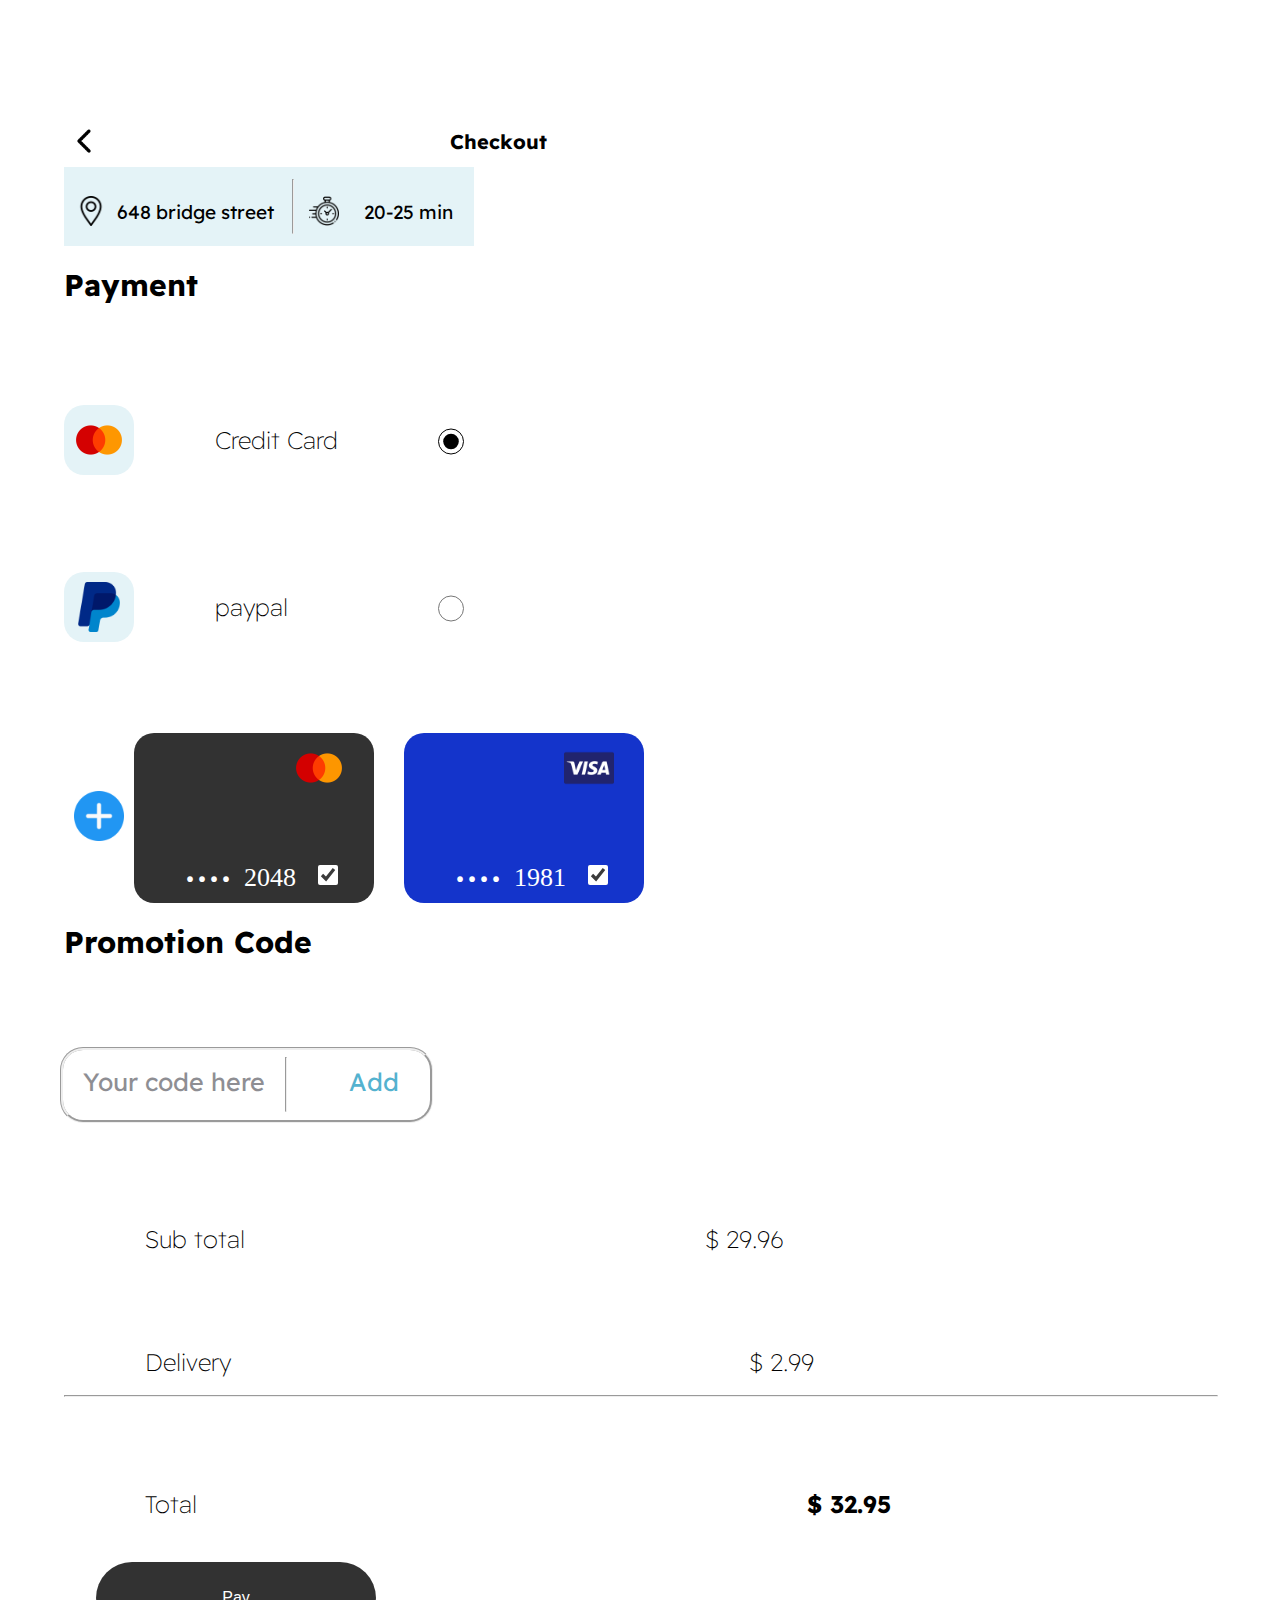
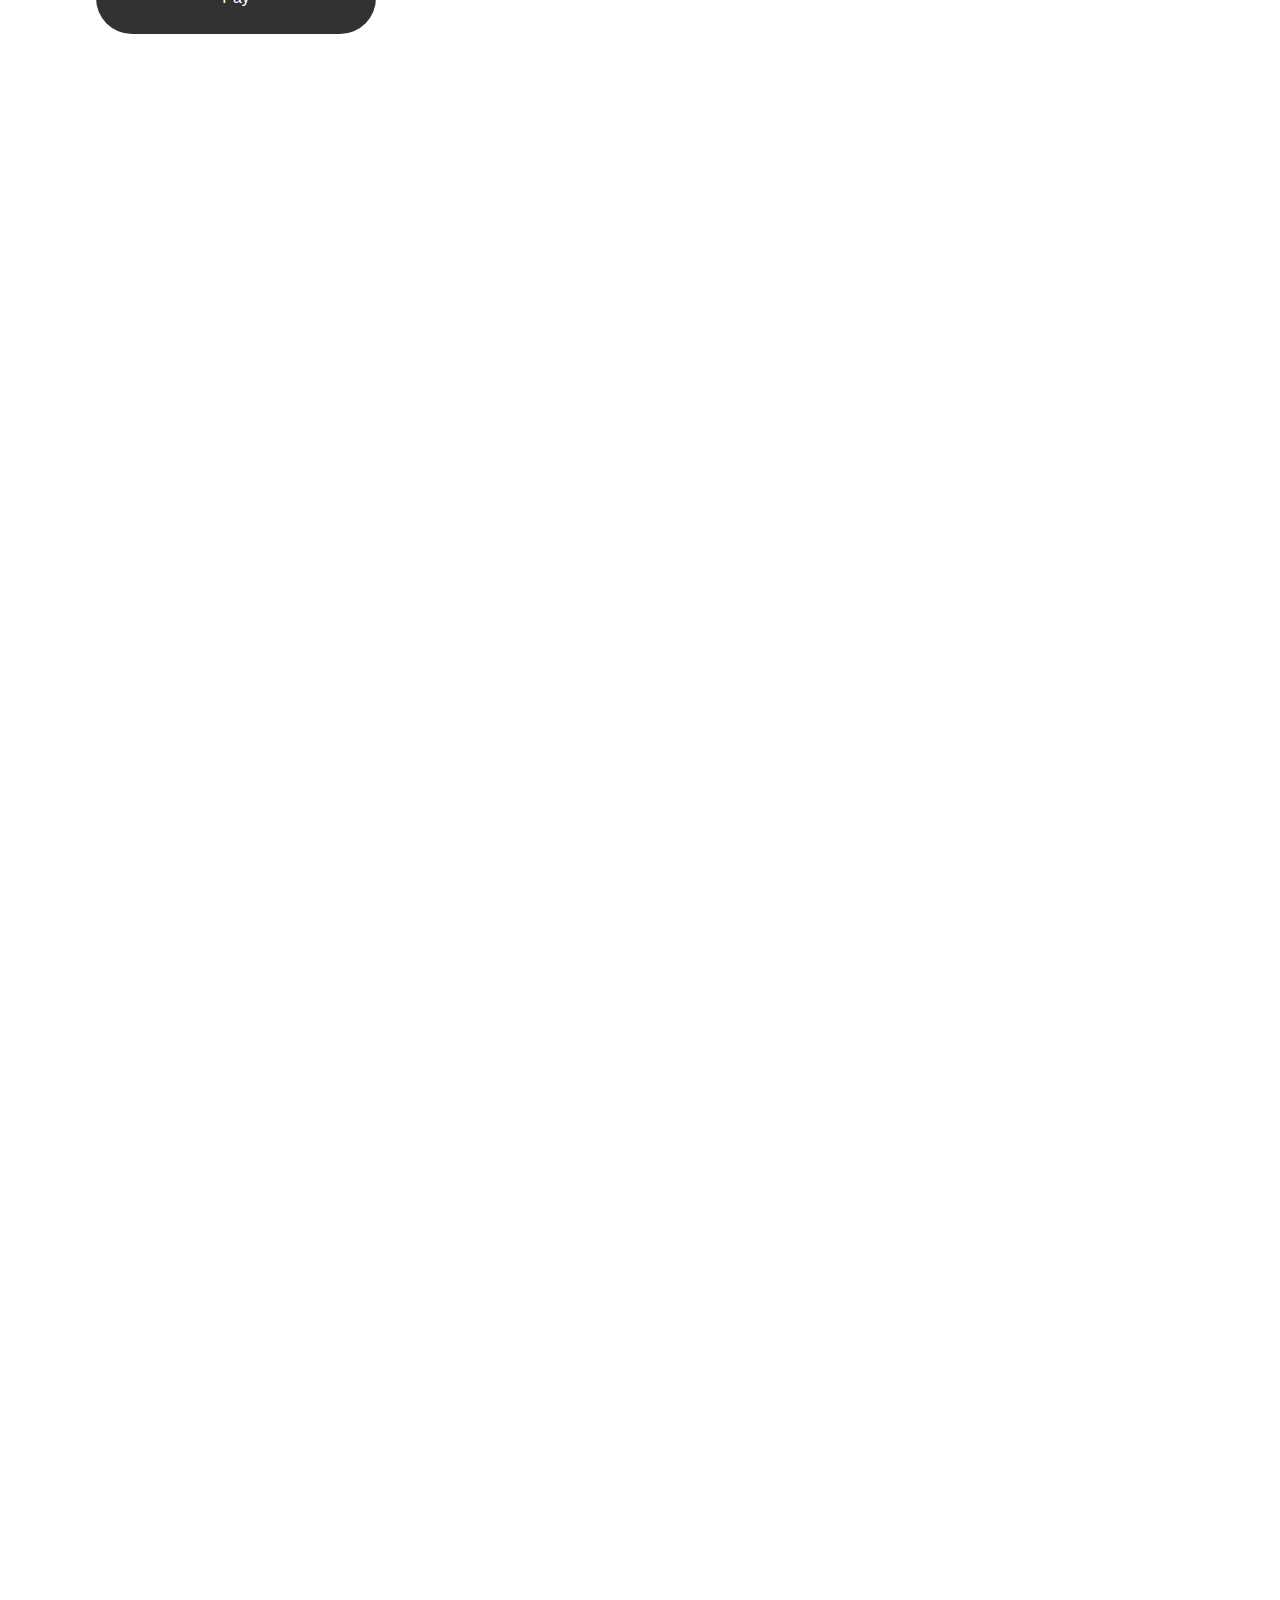
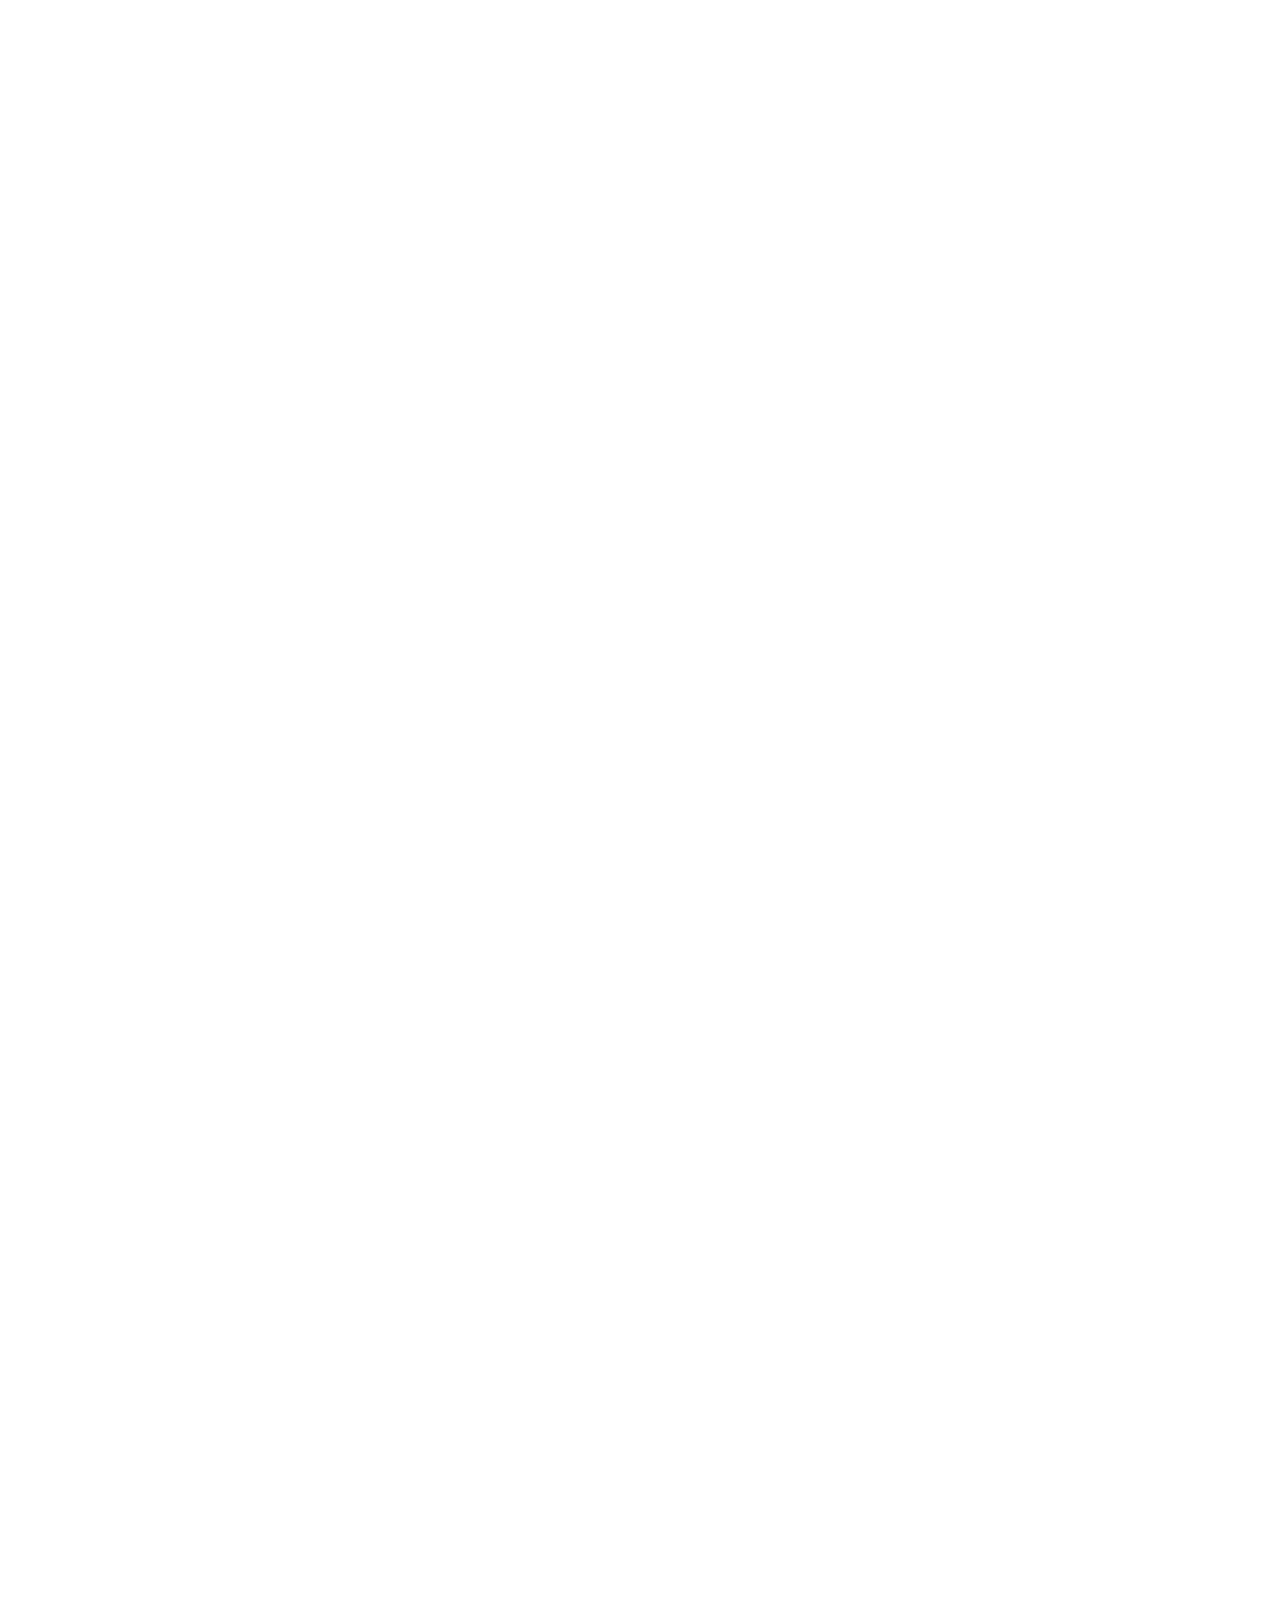
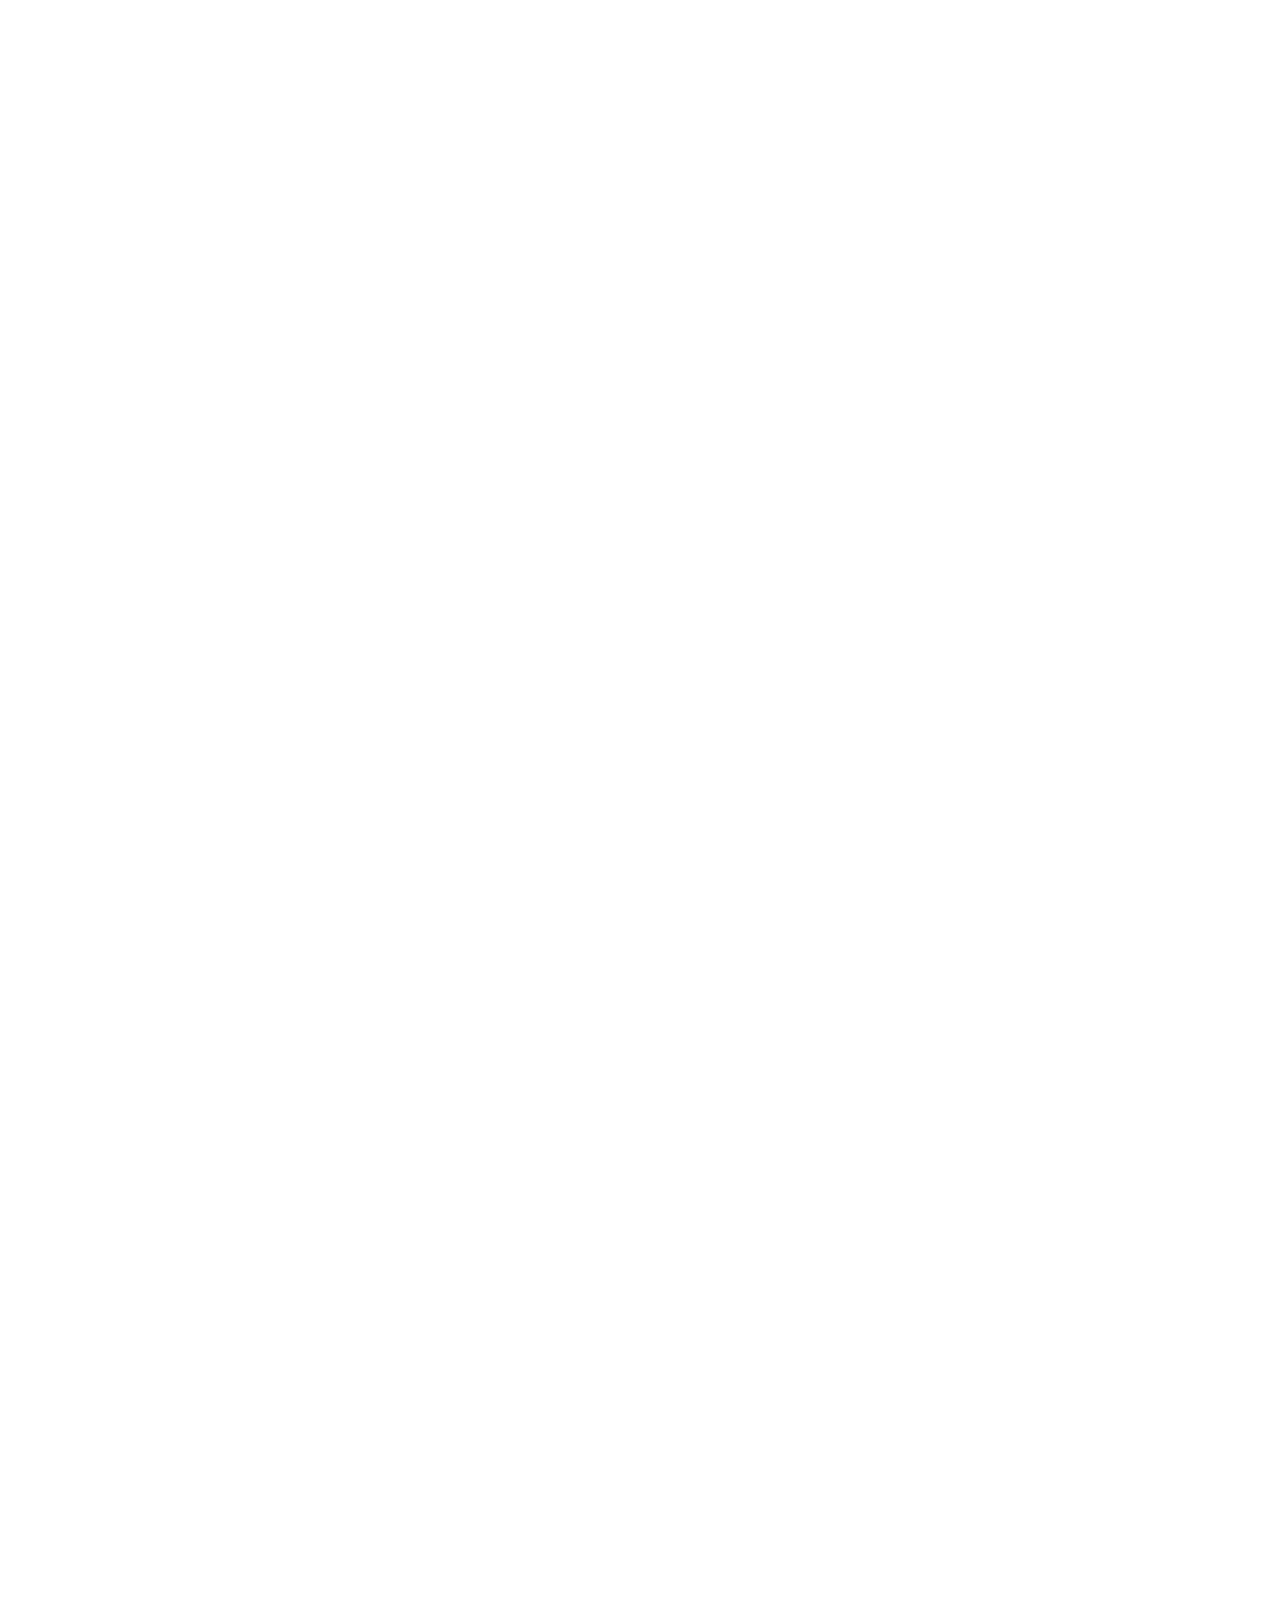
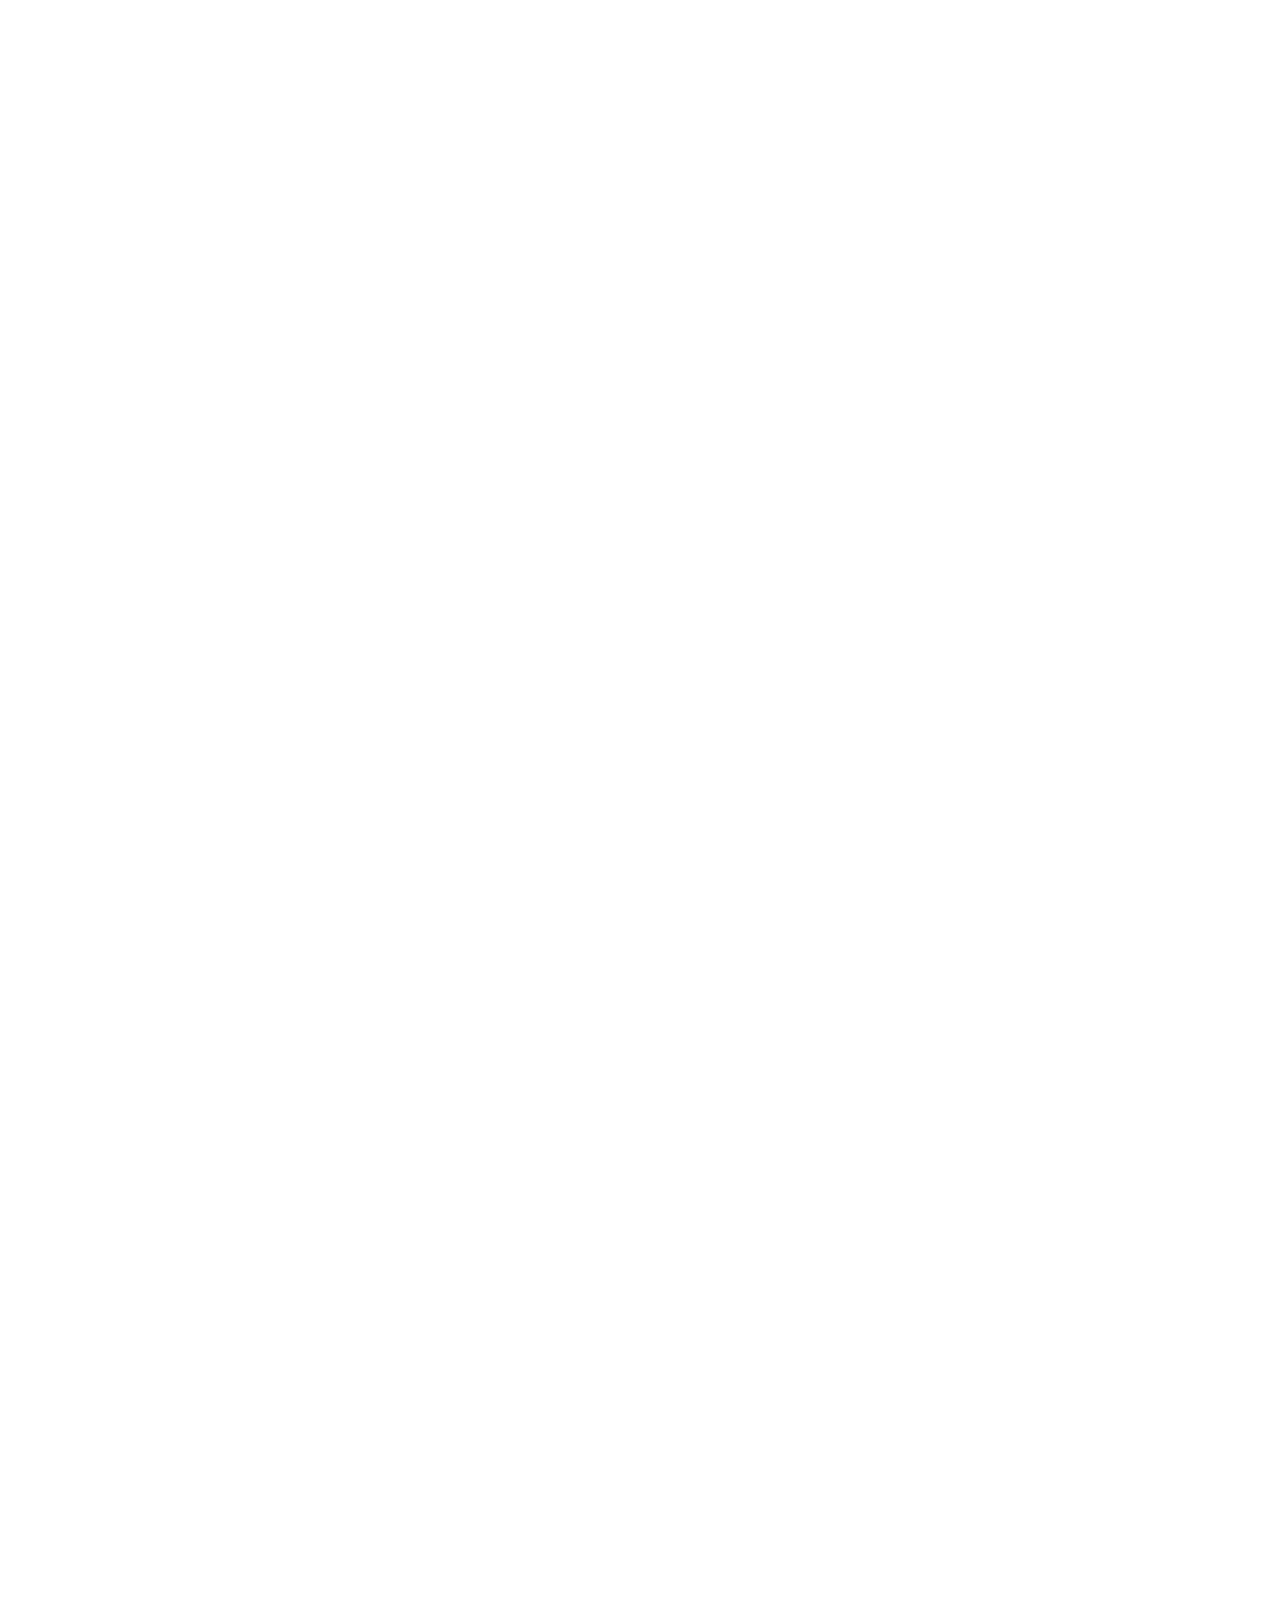
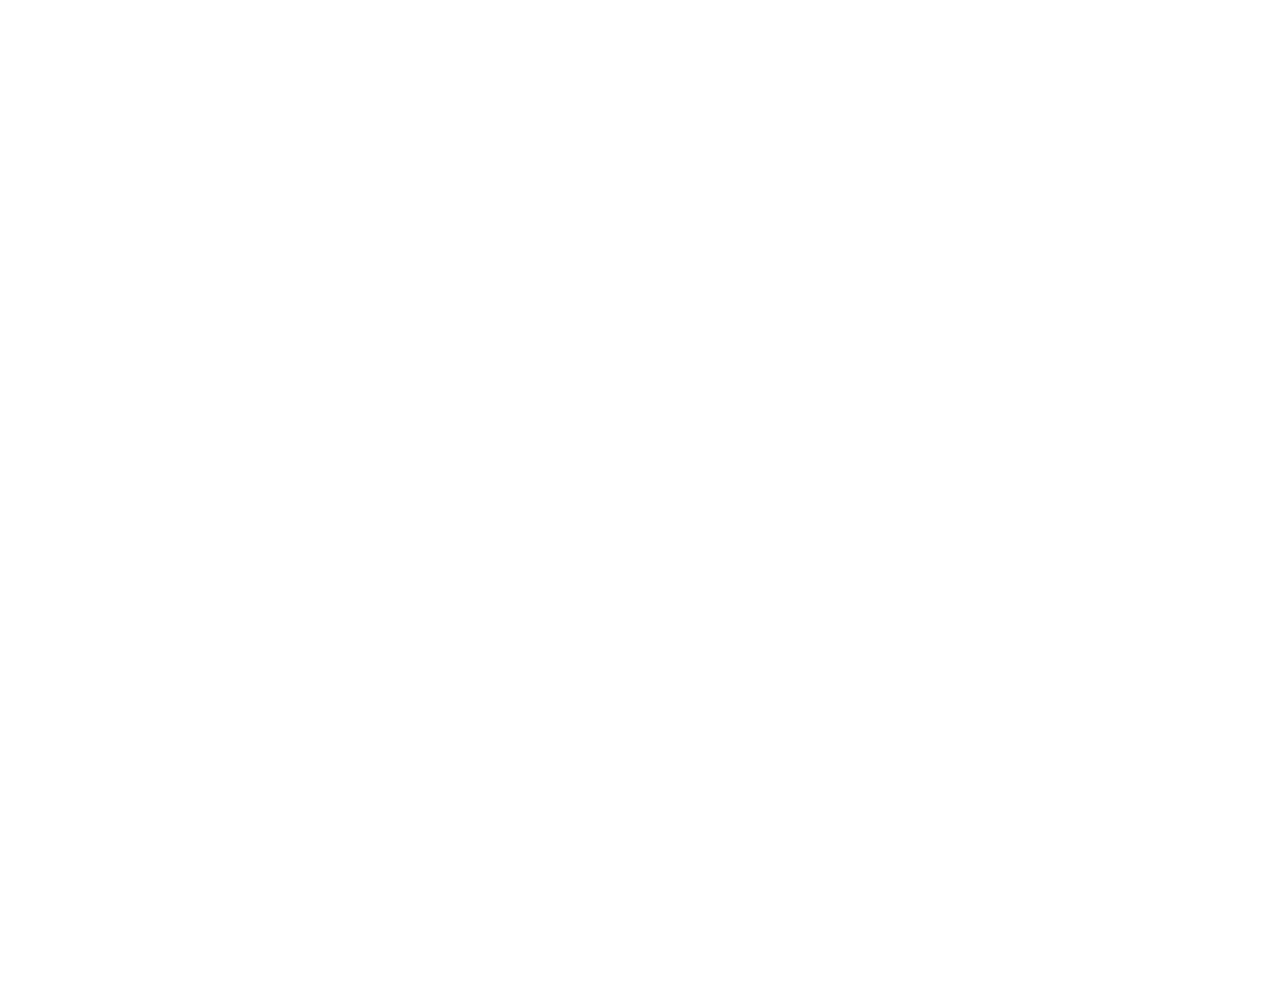
<file: checkout/checkout.html>
<!DOCTYPE html>
<html lang="en">
<head>
    <meta charset="UTF-8">
    <meta http-equiv="X-UA-Compatible" content="IE=edge">
    <meta name="viewport" content="width=device-width, initial-scale=1.0">
    <title>Document</title>
    <link rel="stylesheet" href="./checkout.css">
</head>
<body>
    <div class="header">
        <header><img src="img/back.png" class="backicon" alt="icon">
         <h1 class="titlepage">Checkout</h1></header>
     
    </div>
     
     <div class="container">
         <header class="location">
                   <img src="img/location.png" class="locationicon" alt="icon">
                   <p class="loc-1-street">648 bridge street</p>
                   <hr class="hr-1"/>
                   <img src="img/clock.png" class="clockicon" alt="icon">
                 <p class="loc-1-street">20-25 min</p> 
  </header>
                 </div>
                 <div >
                      <h1 class="payment-text">Payment</h1></header>
                 </div>
 
    <div class="Payment-1">
     <header>
      <div class="CreditCard-1"><img src="img/CreditCard.png" class="CreditCardicon" alt="icon"></div>
      <h6 class="CreditCardText">Credit Card</h6>     
      <input class="radio-info" type="radio" checked="checked" >
     </header>
     </div>
     <div class="Payment-2">
         <header>
          <div class="CreditCard-1"><img src="img/paypal.png" class="CreditCardicon" alt="icon"></div>
          <h6 class="CreditCardText">paypal</h6>     
          <input class="radio-info-1" type="radio" >
         </header>
         </div>    
                
        <div  class="credits" >
            <header>
             <div><img src="img/plus.png" class="plus" alt="icon"></div> 

             <div class="credit-1">
                 <img src="img/CreditCard.png" class="credit-1-icon" alt="icon">
                 
                 <div class="credit-1-text-1" >....   </div>
                   
                 <div class="credit-1-text-2" >2048 </div>

                 <div class="credit-1-checkbox"> <input class="checkbox-info" type="checkbox" checked="checked" ></div>
            </div> 

            <div class="credit-2">
                <img src="img/visa.png" class="credit-1-icon" alt="icon">
                
                <div class="credit-1-text-1" >....</div>
                  
                <div class="credit-1-text-2" >1981</div>

                <div class="credit-1-checkbox"> <input class="checkbox-info" type="checkbox" checked="checked" ></div>
           </div>
            
          </header>
        
        </div>
        <div >
            <h1 class="payment-text">Promotion Code</h1></header>
       </div>
       <div  class="credits" >
        <header>

         <div class="promocode">
            <header class="location">
                <p class="Your-code-here">Your code here</p> 
               <hr class="hr-2"/>
              <p class="Code-Add">Add</p> 
        </header>
      </header>
    </div>


    <div class="Payment-1">
        <header>
        
         <h6 class="CreditCardText">Sub total</h6>
         <h6 class="cost-1">$ 29.96</h6>      
       
        </header>
        </div>
        <div class="cost-text-2">
            <header>
          
             <h6 class="CreditCardText">Delivery</h6>    
             <h6 class="cost-2">$ 2.99</h6>   
            
            </header>
            </div>    
            <hr class="hr-3"/>
            
                <div class="total">
                    <header>
                  
                     <h6 class="CreditCardText">Total</h6>    
                     <h6 class="total-cost">$ 32.95</h6>   
                    </header>
                    </div> 
                    <button type="button" class="button">Pay</button>
 </body> 
</html>
</file>
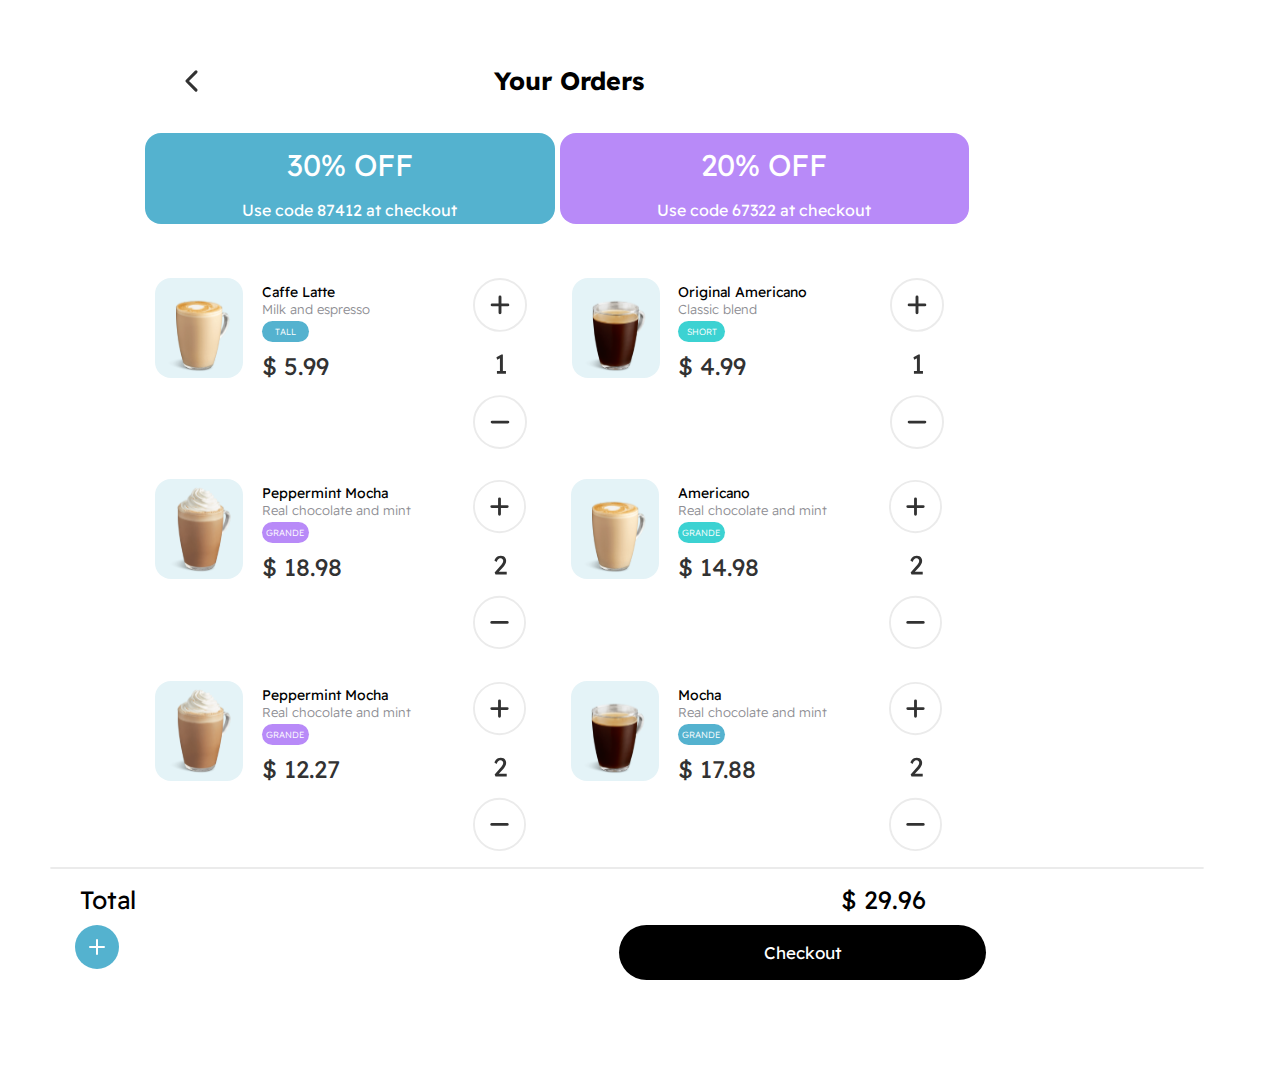
<file: order/order.html>
<!DOCTYPE html>
<html lang="en">
<head>
    <meta charset="UTF-8">
    <meta http-equiv="X-UA-Compatible" content="IE=edge">
    <meta name="viewport" content="width=device-width, initial-scale=1.0">
    <title>Document</title>
    <link rel="stylesheet" href="./order.css">
</head>
<body>
    <header>
        <img src="../img/Icon Circle.svg" class="backicon" alt="icon">
        <h1 class="titlepage">Your Orders</h1>
    </header>
    <div class="container">
        <div class="discount1">
            <h1 class="dis-1-title">30% OFF</h1>
            <p class="dis-1-details">Use code 87412 at checkout</p>
        </div>
        <div class="discount2">
            <h1 class="dis-2-title">20% OFF</h1>
            <p class="dis-2-details">Use code 67322 at checkout</p>
        </div>
    </div>
    <div class="main">
        <section class="coffee-latte">
          <div class="pictures">
            <img src="../img/coffe-latte.svg" class="latte" alt="coffee latte">
          </div>
          <div class="coffee-latte-details">
            <p class="coffee-latte-title"> Caffe Latte</p>
            <p class="Milk-and-espresso">Milk and espresso</p>
            <p class="tall">TALL</p>
            <p class="price1">$ 5.99</p> 
          </div>
          <div class="amount-pic">
            <img src="../img/Amount.svg" class="amount1" alt="amount">
          </div>
        </section>
        <section class="coffee-latte">
            <div class="pictures">
              <img src="../img/caffe-americano 1.svg" class="latte" alt="coffee latte">
            </div>
            <div class="coffee-latte-details">
              <p class="coffee-latte-title"> Original Americano</p>
              <p class="Milk-and-espresso">Classic blend</p>
              <p class="short">SHORT</p>
              <p class="price1">$ 4.99</p> 
            </div>
            <div class="amount-pic1">
              <img src="../img/Amount.svg" class="amount1" alt="amount">
            </div>
          </section>
          <section class="coffee-latte">
            <div class="pictures">
              <img src="../img/mocca.svg" class="latte" alt="mocca coffee">
            </div>
            <div class="coffee-latte-details">
              <p class="coffee-latte-title"> Peppermint Mocha</p>
              <p class="Milk-and-espresso">Real chocolate and mint</p>
              <p class="grande">GRANDE</p>
              <p class="price1">$ 18.98</p> 
            </div>
            <div class="amount-pic1">
              <img src="../img/Amount2.svg" class="amount1" alt="amount">
            </div>
          </section>
          <section class="coffee-latte">
            <div class="pictures">
              <img src="../img/coffe-latte.svg" class="latte" alt="mocca coffee">
            </div>
            <div class="coffee-latte-details">
              <p class="coffee-latte-title"> Americano</p>
              <p class="Milk-and-espresso">Real chocolate and mint</p>
              <p class="short">GRANDE</p>
              <p class="price1">$ 14.98</p> 
            </div>
            <div class="amount-pic1">
              <img src="../img/Amount2.svg" class="amount1" alt="amount">
            </div>
          </section>
          <section class="coffee-latte">
            <div class="pictures">
              <img src="../img/mocca.svg" class="latte" alt="mocca coffee">
            </div>
            <div class="coffee-latte-details">
              <p class="coffee-latte-title"> Peppermint Mocha</p>
              <p class="Milk-and-espresso">Real chocolate and mint</p>
              <p class="grande">GRANDE</p>
              <p class="price1">$ 12.27</p> 
            </div>
            <div class="amount-pic1">
              <img src="../img/Amount2.svg" class="amount1" alt="amount">
            </div>
          </section>
          <section class="coffee-latte">
            <div class="pictures">
              <img src="../img/caffe-americano 1.svg" class="latte" alt="mocca coffee">
            </div>
            <div class="coffee-latte-details">
              <p class="coffee-latte-title">  Mocha</p>
              <p class="Milk-and-espresso">Real chocolate and mint</p>
              <p class="tall">GRANDE</p>
              <p class="price1">$ 17.88</p> 
            </div>
            <div class="amount-pic1">
              <img src="../img/Amount2.svg" class="amount1" alt="amount">
            </div>
          </section>
    </div>
    <hr>
    <div class="totalnumber">
        <span class="total">Total</span>
        <span class="number">$ 29.96</span>
    </div>
    <footer>
        <div><img src="../img/Plus.svg" class="add" alt="add"></div>
        <div><p class="checkout">Checkout</p></div>
    </footer>
</body>
</html>
</file>
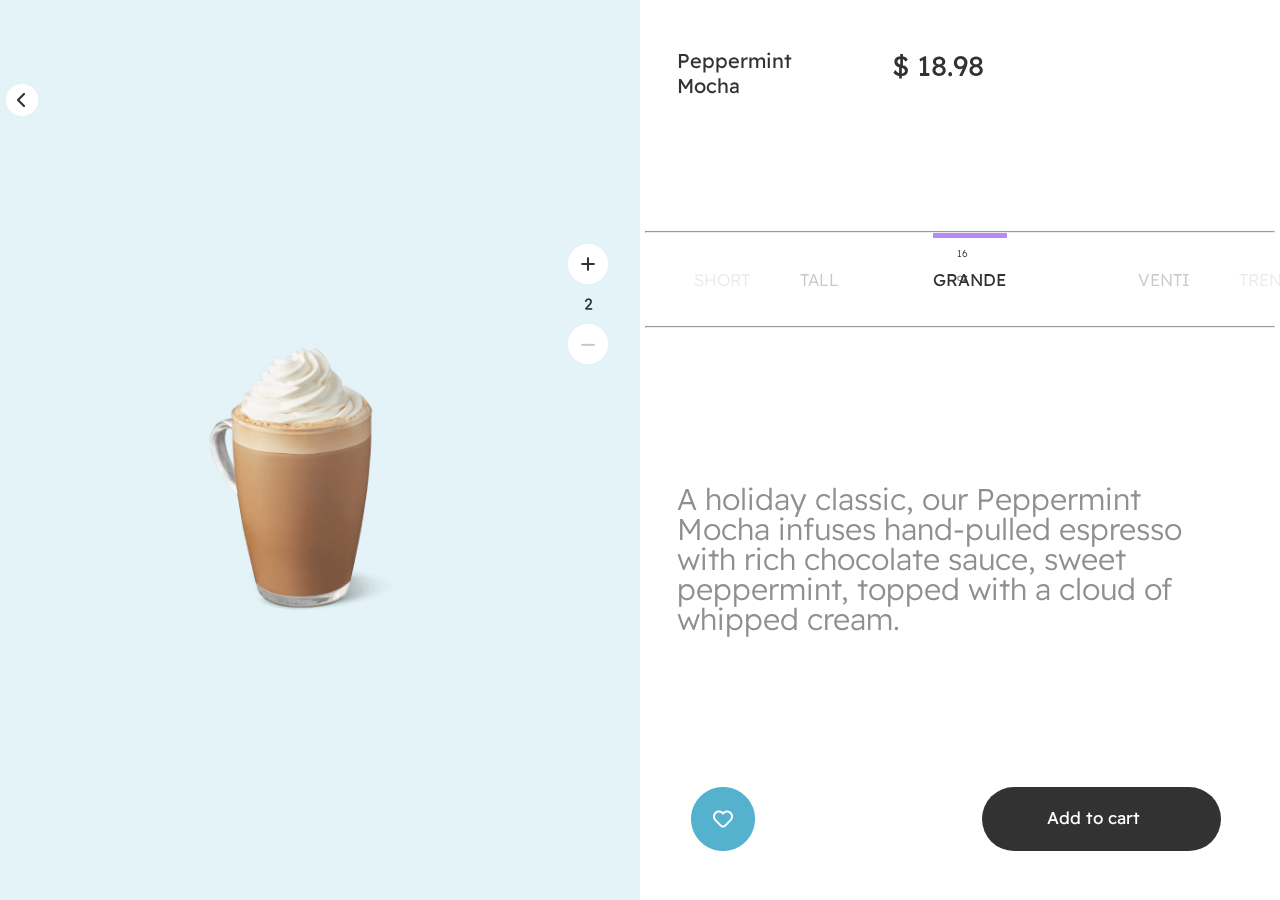
<file: product/product.html>
<!DOCTYPE html>
<html lang="en">
<head>
    <meta charset="UTF-8">
    <meta http-equiv="X-UA-Compatible" content="IE=edge">
    <meta name="viewport" content="width=device-width, initial-scale=1.0">
    <title>Document</title>
    <link rel="stylesheet" href="./product.css">
</head>
<body>
    <main class="allpage">
        <div class="main-imge">
          <img class="back" src="../image/Back Button.png " alt="" />
        <img src="../image/coffe.png" alt="" class="coffe">
        <img class="amount" src="../image/Amount.png" alt="" />
        </div>
        <!-- product details -->
      <div class="product-details">
        <div class="name-and-price">
          <p class="name">Peppermint Mocha</p>
          <p class="price">$ 18.98</p>
        </div>
        <section class="size">
          <hr />
          <div class="prosizes">
            <p class="size3">SHORT</p>
            <p class="size2">TALL</p>
            <p id="grande">GRANDE
                <p id="detail">16 oz</p>
            </p>
            <p class="size2">VENTI</p>
            <p class="size3">TRENTA</p>
          </div>
          <hr />
        </section>
        <!-- describtion -->
        <section class="describtion">
          <p>
            A holiday classic, our Peppermint Mocha infuses hand-pulled
            espresso with rich chocolate sauce, sweet peppermint, topped with
            a cloud of whipped cream.
          </p>
        </section>
        <!-- buttons -->
        <footer>
          <div class="buttons">
            <img src="../image/Circle.png" alt="" />
            <a href="../order/order.html"> Add to cart</a>
          </div>
        </footer>
      
    </div>
  </main> 
</body>
</html>
</file>
<file: checkout/checkout.css>
@import url("https://fonts.googleapis.com/css2?family=Montserrat&family=Readex+Pro&display=swap");
@import url("https://fonts.googleapis.com/css2?family=Montserrat&family=Readex+Pro:wght@200;400&display=swap");
html {
  font-size: 20px;
}
body {
  margin: auto;
  width: 90%;
  height: 1000vh;
}
header {
  display: flex;
  /*flex-direction: row;*/
  justify-content: flex-start;
  align-items: center;
  padding-top: 10%;
 

}
.container {
    width:400px;
    align-items: center;
    white-space: nowrap;
    padding-right: 10px;
    background: #e4f3f7;
    
  }
.locationicon {
    display: inline;
    width: 30px;
    height: 30px;
    margin-top: -30px;
    margin-left: 3%;
  }
.backicon {
  display: inline;
  width: 40px;
  height: 40px;
}
.clockicon{
    display: inline;
    width: 30px;
    height: 30px;
    margin-top: -30px;
    margin-right: 15px;
  }
.titlepage {
  /*justify-content: space-around;*/
  /*display: flex;
flex-direction: column;*/
  /*text-align: center;
align-items: center;
padding: 0%;*/
  padding-left: 30%;
  font-size: 1rem;
  font-family: "Montserrat", sans-serif;
  font-family: "Readex Pro", sans-serif;
}
.loc-1-street {
  font-family: "Readex Pro", sans-serif;
  font-style: normal;
  font-weight: normal;
  font-size: 19px;
  line-height: 30px;
  color: #000000;
  text-align: center;
  padding-top: 5%;
  margin-top: -30px;
  margin-right: auto;
  margin-left: auto;
}
.loc-1-dis {
    font-family: "Readex Pro", sans-serif;
    font-style: normal;
    font-weight: normal;
    font-size: 19px;
    line-height: 30px;
    color: #000000;
    text-align: center;
    padding-top: 5%;
    margin-top: -30px;
    margin-right: 20px;
    margin-left: 20px;
  }
.discount2 {
  display: inline-block;
  width: 306px;
  height: 81px;
  left: 24px;
  top: 118px;
  background: #b88af8;
  border-radius: 16px;
  
}
.dis-2-title {
  font-family: "Readex Pro", sans-serif;
  font-style: normal;
  font-weight: normal;
  font-size: 1rem;
  line-height: 25px;
  color: #ffffff;
  text-align: center;
  /*padding-top: 5%;*/
}
.dis-2-details {
  font-family: "Readex Pro", sans-serif;
  font-style: normal;
  font-weight: normal;
  font-size: 0.5rem;
  line-height: 25px;
  color: #ffffff;
  text-align: center;
}

.payment-text{
    font-weight: bold;
    font-size: 1.5rem;
    font-family: "Montserrat", sans-serif;
    font-family: "Readex Pro", sans-serif;
}
.CreditCard-1{
    background-color: #e4f3f7;
    width: 70px;
    height: 70px;
    border-radius:20px ;
    align-items: center;
}
.CreditCardicon{
    display: inline;
  width: 50px;
  height: 50px;
  margin: 10px;
}
.CreditCardText{
  padding-left: 7%;
  font-size: 24px;
  font-family: "Readex Pro";
  font-weight: 100;

}
.radio-info{
    margin-left: 100px;
    border-radius: 50%;
    width: 2em;
    height: 2em; 
    accent-color: black;
}
.radio-info-1{
    margin-left: 150px;
    border-radius: 50%;
    width: 2em;
    height: 2em; 
    accent-color: black;
}
.Payment-1{
    margin-top: -70px;
    width: auto;
    justify-content: flex-start;
    align-items: center;
   
}
.Payment-2{
    margin-top: -90px;
    width: auto;
    justify-content: flex-start;
    align-items: center;
   
}
.add-Payment{
  margin-top: -120px;
  width: 90;
  height: 90;
  justify-content: flex-start;
  align-items: center;
}
.plus{
 display: inline;
  width: 50px;
  height: 50px;
  margin: 10px;
}
.credits{
  display: flex;
  /*flex-direction: row;*/
  justify-content: flex-start;
  align-items: center;
  margin-top: -60px;

}
.credit-1{
  background-color: #323232;
  width: 240px;
  height: 170px;
  border-radius:20px ;
  align-items: center;
  display: table-row;
}
.credit-1-icon{
  display: inline;
  width: 50px;
  height: 50px;
  margin-top: 10px;
  margin-left: 160px;
}
.credit-1-text-1{
  color: rgb(255 255 255);
  font-size: 48px;
  margin-left: 50px;
  margin-top: 16px;
  padding-top: 10%;

}

.credit-1-text-2{
  color: rgb(255 255 255);
    font-size: 26px;
    margin-left: 110px;
    margin-top: -54px;
    padding-top: 10%;
}
.checkbox-info{

  width: 1.5em;
  height: 1.5em; 
  accent-color: rgb(255, 255, 255);
}
.credit-1-checkbox{
margin-left: 180px;
  margin-top: -55px;
  padding-top: 10%;
}
.credit-2{
  background-color: #1434cb;
  width: 240px;
  height: 170px;
  border-radius:20px ;
  align-items: center;
  display: table-row;
  margin-left: 30px;
}
.promocode{
  border-style: groove;
    width: 367px;
    height: 70px;
    margin-left: -4px;
    margin-top: 10px;
    border-radius: 23px;
    align-items: center;
    display: table-row;
}

.Code-Add {
  font-family: "Readex Pro", sans-serif;
  font-style: normal;
  font-weight: normal;
  font-size: 25px;
  line-height: 30px;
  color: #54B2CF;
  text-align: center;
  padding-top: 3%;
  margin-top: -30px;
  margin-right: auto;
  margin-left: auto;
}
.Your-code-here {
    font-family: "Readex Pro", sans-serif;
    font-style: normal;
    font-weight: normal;
    font-size: 25px;
    line-height: 30px;
    color: #8E8E93;
    text-align: center;
    padding-top: 3%;
    margin-top: -30px;
    margin-right: 20px;
    margin-left: 20px;
  }

  .cost-1{
    padding-left: 40%;
    font-size: 24px;
    font-family: "Readex Pro";
    font-weight: 100;
  }
  .cost-2{
    padding-left: 45%;
    font-size: 24px;
    font-family: "Readex Pro";
    font-weight: 100;
  }
  .cost-text-2{
    margin-top: -134px;
    width: auto;
    justify-content: flex-start;
    align-items: center;
  }
  .hr-1{
    height: 53px;
    text-align: left;
    margin-left: 7px;
    margin-top: -29px;
    margin-right: 15px;
  }
  .hr-2{
    height: 53px;
    text-align: left;
    margin-left: 0;
    margin-top: -29px;
  }
  .hr-3{
    width:100%;
    text-align:left;
    margin-left:0;
    margin-top: -38px;
  }
  .total{
    margin-top: -89px;
    width: auto;
    justify-content: flex-start;
    align-items: center;
  }
  .total-cost{
    padding-left: 53%;
    font-size: 24px;
    
    font-family: "Readex Pro";
    font-weight: bold;
  }
.button{
  background-color: #323232;
  border: none;
  color: white;
  padding: 15px 32px;
  text-align: center;
  border-radius: 50px;
  text-decoration: none;
  display: inline-block;
  font-size: 16px;
  width: 280px;
  margin-left: 32px;
  margin-top: -13px;
  height: 72px;
}
</file>
<file: order/order.css>
@import url("https://fonts.googleapis.com/css2?family=Montserrat&family=Readex+Pro&display=swap");
@import url("https://fonts.googleapis.com/css2?family=Montserrat&family=Readex+Pro:wght@200;400&display=swap");
html {
  font-size: 20px;
}
body {
  margin: auto;
  width: 90%;
  height: 120vh;
}
header {
  display: flex;
  /*flex-direction: row;*/
  justify-content: flex-start;
  align-items: center;
  padding-top: 10%;
  padding-left: 10%;
  width: 80%;
  height: 5vh;
}
.backicon {
  display: inline;
  /*width: 6px;
  height: 12px;*/
}
.titlepage {
  /*justify-content: space-around;*/
  /*display: flex;
flex-direction: column;*/
  /*text-align: center;
align-items: center;
padding: 0%;*/
  padding-left: 27%;
  font-size: 1rem;
  font-family: "Montserrat", sans-serif;
  font-family: "Readex Pro", sans-serif;
}
.container {
  width: 100%;
  height: 81px;
  left: 24px;
  top: 118px;
  width: 100%;
  overflow-x: auto;
  overflow-y: hidden;
  white-space: nowrap;
}
.discount1 {
  display: inline-block;
  width: 306px;
  height: 81px;
  left: 24px;
  top: 118px;
  background: #54b2cf;
  border-radius: 16px;
  white-space: nowrap;
}
.dis-1-title {
  font-family: "Readex Pro", sans-serif;
  font-style: normal;
  font-weight: normal;
  font-size: 1rem;
  line-height: 25px;
  color: #ffffff;
  text-align: center;
  /*padding-top: 5%;*/
}
.dis-1-details {
  font-family: "Readex Pro", sans-serif;
  font-style: normal;
  font-weight: normal;
  font-size: 0.5rem;
  line-height: 25px;
  color: #ffffff;
  text-align: center;
}
.discount2 {
  display: inline-block;
  width: 306px;
  height: 81px;
  left: 24px;
  top: 118px;
  background: #b88af8;
  border-radius: 16px;
}
.dis-2-title {
  font-family: "Readex Pro", sans-serif;
  font-style: normal;
  font-weight: normal;
  font-size: 1rem;
  line-height: 25px;
  color: #ffffff;
  text-align: center;
  /*padding-top: 5%;*/
}
.dis-2-details {
  font-family: "Readex Pro", sans-serif;
  font-style: normal;
  font-weight: normal;
  font-size: 0.5rem;
  line-height: 25px;
  color: #ffffff;
  text-align: center;
}

.coffee-latte {
  padding-top: 10%;
  display: inline-flex;
}
.pictures {
  background: #e4f3f7;
  border-radius: 16px;
  display: inline-block;
  height: 100px;
}
.latte {
  width: 88px;
  /*height: auto;*/
  display: inline-block;
  align-items: center;
  /*padding: 1%;
  padding-right: 5%;
  margin-right: 20px;*/
}
.amount1 {
  display: inline-block;
  height: 11vh;
  /*width: 25px;*/
  /*margin-right: -10%;*/
}
/*.amountpic {
  margin-left: 70%;
}*/
.coffee-latte-details {
  /*display: flex;
  flex-direction: column;
  align-items: flex-start;*/
  display: inline-block;
  margin-left: 5%;
  width: 230px;
  margin-top: -10px;
}
.coffee-latte-title {
  font-family: "Readex Pro", sans-serif;
  font-style: normal;
  font-weight: normal;
  font-size: 0.7rem;
  line-height: 20px;
  margin-bottom: -15px;
}
.Milk-and-espresso {
  font-family: "Readex Pro", sans-serif;
  font-style: normal;
  font-weight: 300;
  font-size: 0.65rem;
  line-height: 18px;
  color: #8e8e93;
  padding-top: -10px;
}
.tall {
  font-family: "Readex Pro", sans-serif;
  display: flex;
  flex-direction: row;
  justify-content: center;
  align-items: center;
  padding: 5px 5px;
  background: #54b2cf;
  border-radius: 48px;
  color: #ffffff;
  font-size: 9px;
  font-style: normal;
  font-weight: 300;
  width: 37px;
  margin-top: -10px;
}
.short {
  font-family: "Readex Pro", sans-serif;
  display: flex;
  flex-direction: row;
  justify-content: center;
  align-items: center;
  padding: 5px 5px;
  background: #3cd2d2;
  border-radius: 48px;
  color: #ffffff;
  font-size: 9px;
  font-style: normal;
  font-weight: 300;
  width: 37px;
  margin-top: -10px;
}
.price1 {
  font-family: Readex Pro;
  font-style: normal;
  font-weight: normal;
  font-size: 24px;
  line-height: 30px;
  color: #323232;
  width: 68px;
  height: 30px;
  left: 0px;
  top: 62px;
  margin-top: -5px;
  display: inline;
}
.grande {
  font-family: "Readex Pro", sans-serif;
  display: flex;
  flex-direction: row;
  justify-content: center;
  align-items: center;
  padding: 5px 5px;
  background: #b88af8;
  border-radius: 48px;
  color: #ffffff;
  font-size: 9px;
  font-style: normal;
  font-weight: 300;
  width: 37px;
  margin-top: -10px;
}
hr {
  border: 1px solid #ebebeb;
  border-radius: 10px;
}
.totalnumber {
  margin-top: 15px;
}
.total {
  font-family: "Readex Pro", sans-serif;
  font-style: normal;
  font-weight: normal;
  font-size: 15px;
  line-height: 20px;
  display: inline-block;
}
.number {
  font-family: "Readex Pro", sans-serif;
  font-style: normal;
  font-weight: normal;
  display: inline-block;
  margin-left: 70%;
}
footer {
  display: inline-flex;
  justify-content: space-between;
}
.add {
  background: #54b2cf;
  border-radius: 85.3333px;
  display: inline-block;
  margin-top: 10px;
  left: 6.4%;
  right: 76.53%;
  top: 88.18%;
  bottom: 3.94%;
  padding: 10px;
}
.checkout {
  font-family: "Readex Pro", sans-serif;
  font-style: normal;
  font-weight: normal;
  background: black;
  font-size: 17px;
  color: white;
  border-radius: 64px;
  display: inline-block;
  margin-top: 10px;
  padding-top: 6%;
  padding-bottom: 6%;
  padding-right: 25%;
  padding-left: 25%;
  margin-left: 140px;
}

@media screen and (min-width: 1024px) {
  body {
    width: 100%;
    margin-left: 40px;
  }
  header {
    margin-top: -70px;
  }
  .titlepage {
    padding-right: 40px;
    font-size: 25px;
  }
  .backicon {
    width: 50px;
    height: 50px;
  }
  .container {
    margin-top: 30px;
    width: 80%;
    height: 120px;
    margin-left: 35px;
  }
  .discount1 {
    width: 40%;
    padding-bottom: 10px;
    margin-left: 70px;
  }
  .discount2 {
    width: 40%;
    padding-bottom: 10px;
  }
  .dis-1-title {
    font-size: 30px;
  }
  .dis-1-details {
    font-size: 16px;
  }
  .dis-2-title {
    font-size: 30px;
  }
  .dis-2-details {
    font-size: 16px;
  }
  .coffee-latte {
    display: flexs;
    margin-left: 40px;
    /*width: 80%;*/
    margin-top: -90px;
  }
  .main {
    width: 90%;
    padding-left: 75px;
  }
  .amount1 {
    /*margin-left: 400px;*/
    height: 19vh;
  }
  hr {
    width: 90%;
    margin-left: 10px;
  }
  .total {
    margin-left: 40px;
    font-size: 25px;
  }
  .number {
    font-size: 25px;
    margin-left: 700px;
  }
  .add {
    margin-top: 10px;
    margin-left: 35px;
  }
  .checkout {
    margin-left: 500px;
    padding-top: 3%;
    padding-bottom: 3%;
  }
}
</file>
<file: product/product.css>
@import url("https://fonts.googleapis.com/css2?family=Readex+Pro:wght@300&display=swap");
* {
  margin: 0px;
  padding: 0px;
  box-sizing: border-box;
}
.allpage {
  height: 100vh;
}
.main-imge {
  background-image: url(../image/Background.png);
  width: 426px;
  height: 406px;
  display: flex;
  justify-content: space-between;
}
.coffe {
  align-self: center;
  width: 350px;
}
.product-img {
  width: 426px;
  height: 406px;
}

.amount {
  width: 40px;
  height: 120px;
  margin-top: 35%;
}
.back {
  width: 32px;
  height: 32px;
  margin-top: 10%;
  margin-left: 1%;
}
/* start product-details */
.product-details {
  width: 415px;
  height: 413px;
  padding: 5px;

  border-radius: 5px;
  margin: 0px;
}
.name-and-price {
  width: 311px;
  height: 32px;
  display: flex;
  justify-content: space-between;
  margin: 28px 32px;
}
.name {
  width: 182px;
  height: 25px;
  font-family: Readex Pro, sans-serif;
  font-size: 20px;
  line-height: 25px;
  font-weight: 400;
  color: #323232;
}
.price {
  width: 96px;
  height: 32px;
  font-family: Readex Pro, sans-serif;
  font-size: 28px;
  line-height: 35px;
  font-weight: 400;
  color: #323232;
}
.size #grande::after {
  content: "";
  width: 74px;
  height: 5px;
  position: absolute;
  background: #b88af8;
  bottom: 54px;
  right: 0px;
}
#detail {
  font-family: Readex Pro;
  font-weight: 300;
  font-size: 10px;
  line-height: 24px;
  position: absolute;
  width: 24px;
  height: 24px;
  left: 190px;
  top: 559px;

  color: #323232;
}
.prosizes {
  display: flex;
  align-items: center;
  justify-content: space-between;
  width: 415px;
  height: 69px;
  margin-top: 12px;
  margin-bottom: 12px;
}
.prosizes p {
  font-family: Readex Pro;
  font-size: 17px;
  line-height: 24px;
}
#grande {
  width: 74px;
  height: 24px;
  color: #323232;
  margin: 0px 32px;
  position: relative;
}
.size2 {
  width: 52px;
  height: 24px;
  font-weight: 300;
  color: #c7c7cc;
}
.size3 {
  width: 57px;
  height: 24px;
  font-weight: 300;
  color: #ebebeb;
}
/* start describtion */
.describtion {
  width: 311px;
  height: 84px;
  margin: 32px;
}
.describtion p {
  font-family: Readex Pro;
  font-weight: 300;
  font-size: 15px;
  line-height: 22px;
  color: #8e8e93;
}
/* start buttons */
.buttons {
  width: 360px;
  height: 64px;
  margin: 54px 36px;
  display: flex;
  justify-content: space-between;
  /* align-content: center; */
  padding: 10px;
}
.buttons img {
  width: 64px;
  height: 64px;
}
.buttons a {
  width: 239px;
  height: 64px;
  color: #ffffff;
  background: #323232;
  border-radius: 64px;
  font-family: Readex Pro;
  font-size: 17px;
  line-height: 24px;
  text-decoration: none;
  padding: 19px 65px;
}
/* responsive for desktop */
@media screen and (min-width: 1024px) {
  .main-imge {
    width: 50%;
    height: 100%;
    position: fixed;
    z-index: 1;
    top: 0;
    overflow-x: hidden;
    padding-top: 20px;
    left: 0;
  }
  .product-details {
    width: 50%;
    height: 100%;
    position: fixed;
    z-index: 1;
    top: 0;
    overflow-x: hidden;
    padding-top: 20px;
    right: 0;
  }
  .amount {
    margin-right: 5%;
  }
  .product-details {
    display: flex;
    flex-direction: column;
    justify-content: space-between;
  }
  .prosizes {
    width: 700px;
    justify-content: space-evenly;
  }
  .describtion {
    width: 532px;
  }
  .describtion p {
    font-size: 30px;
    line-height: 30px;
  }
  .buttons {
    width: 550px;
  }
  #detail {
    left: 317px;
    top: 242px;
  }
}
/* responsive for taplet */
@media screen and (min-width: 768px) and (max-width: 1023px) {
  .main-imge {
    width: 50%;
    height: 100%;
    position: fixed;
    z-index: 1;
    top: 0;
    overflow-x: hidden;
    padding-top: 20px;
    left: 0;
  }
  .product-details {
    width: 50%;
    height: 100%;
    position: fixed;
    z-index: 1;
    top: 0;
    overflow-x: hidden;
    padding-top: 20px;
    right: 0;
  }
  .amount {
    margin-right: 5%;
  }
  .product-details {
    display: flex;
    flex-direction: column;
    justify-content: space-between;
  }
  .prosizes {
    width: 500px;
    justify-content: space-evenly;
  }
  .describtion {
    width: 450px;
  }
  .describtion p {
    font-size: 25px;
    line-height: 25px;
  }

  .buttons {
    width: 370px;
  }
  #detail {
    left: 235px;
    top: 245px;
  }
}
</file>
